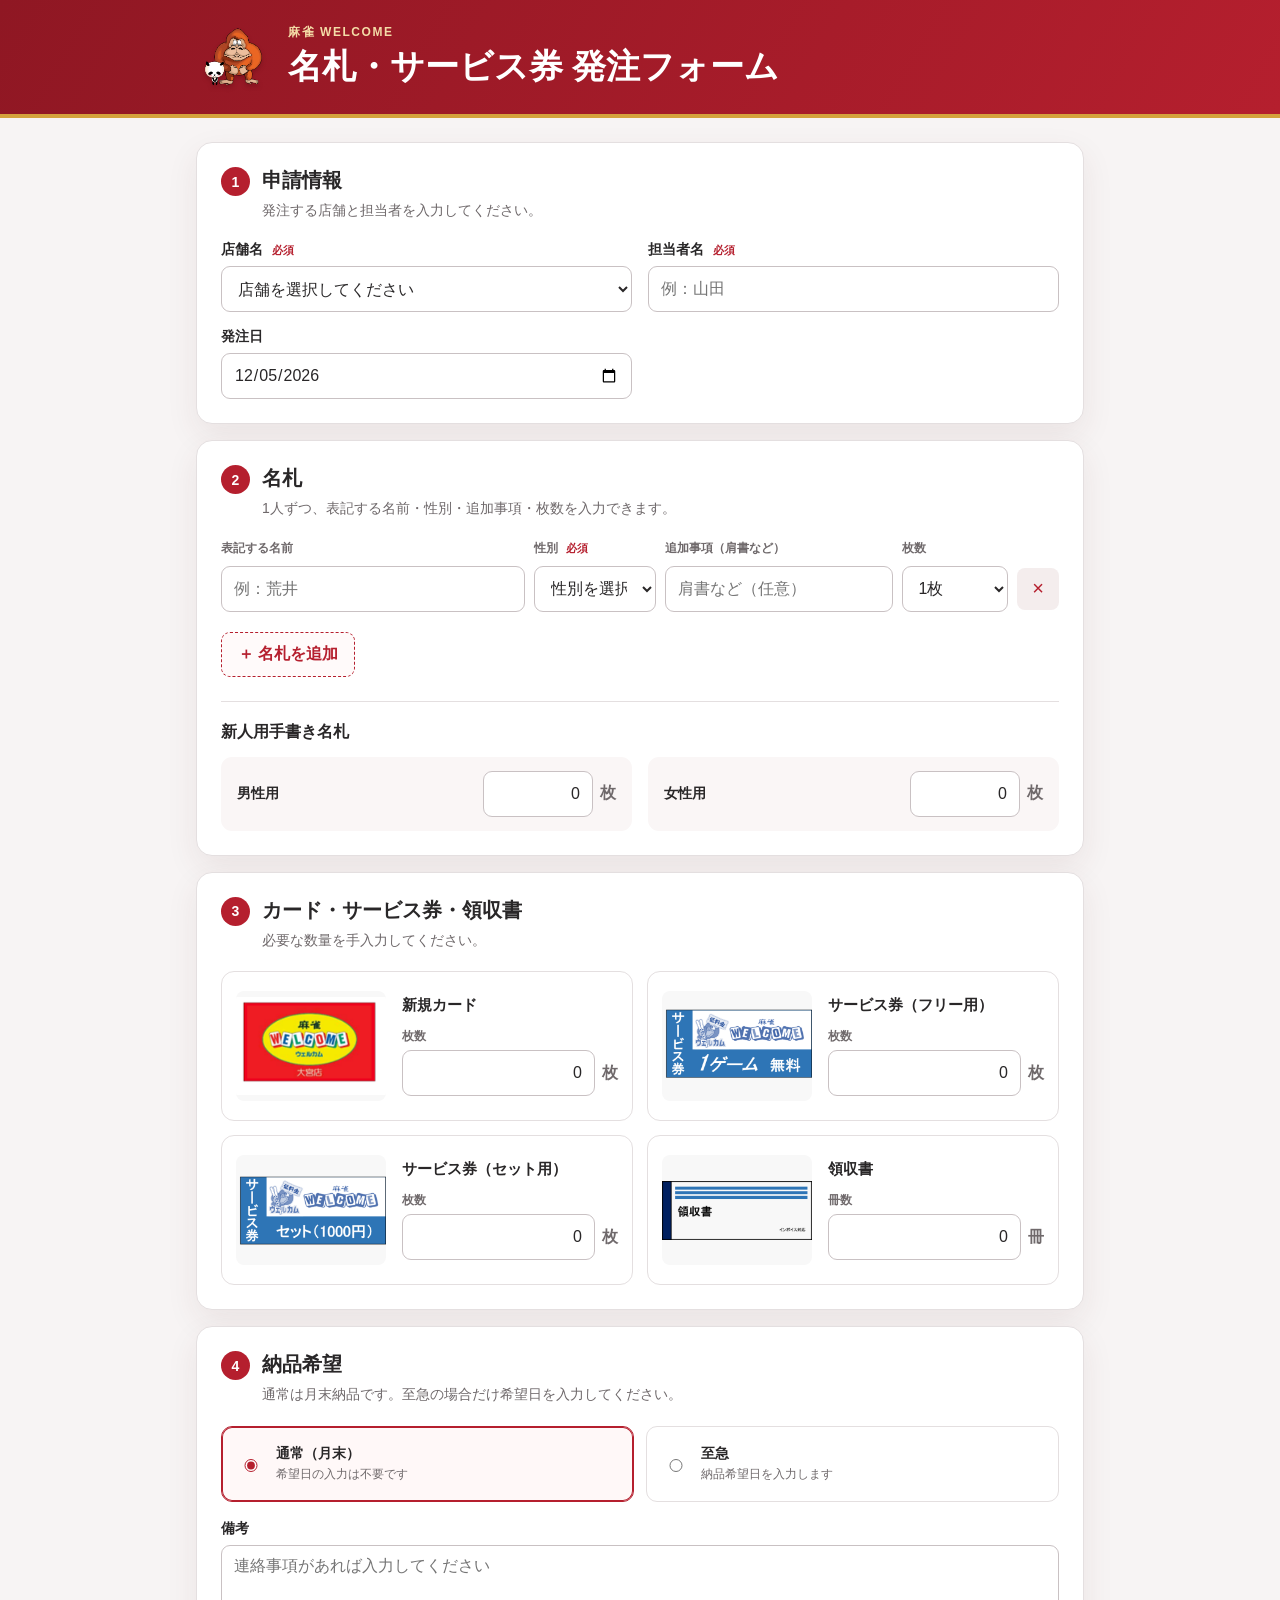
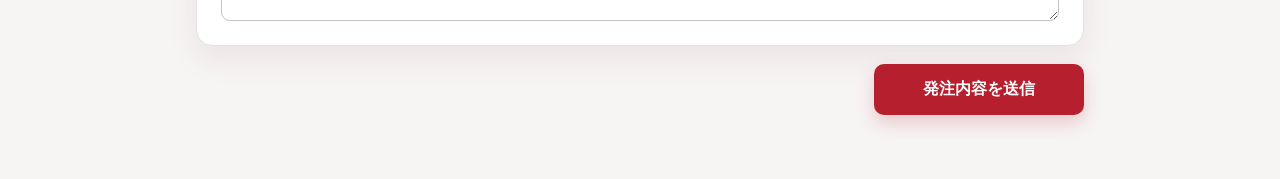
<file: index.html>
<!doctype html>
<html lang="ja">
<head>
  <meta charset="utf-8">
  <meta name="viewport" content="width=device-width, initial-scale=1">
  <meta name="theme-color" content="#b51f2e">
  <title>麻雀WELCOME 名札・サービス券発注フォーム</title>
  <meta name="description" content="麻雀WELCOME店舗向けの名札・カード・サービス券・領収書発注フォーム">
  <link rel="stylesheet" href="styles.css?v=20260723-5">
</head>
<body>
  <header class="site-header">
    <div class="header-inner">
      <div class="brand-mark">
        <img src="assets/gorilla-panda-bow.png" alt="WELCOMEキャラクター" width="58" height="58">
      </div>
      <div>
        <p class="eyebrow">麻雀 WELCOME</p>
        <h1>名札・サービス券 発注フォーム</h1>
      </div>
    </div>
  </header>

  <main>
    <form id="orderForm">
      <section class="panel">
        <div class="section-heading">
          <span class="step">1</span>
          <div><h2>申請情報</h2><p>発注する店舗と担当者を入力してください。</p></div>
        </div>
        <div class="grid two">
          <div class="field">
            <label for="store">店舗名 <span class="required">必須</span></label>
            <select id="store" required>
              <option value="">店舗を選択してください</option>
              <option>千葉店</option>
              <option>新小岩店</option>
              <option>大宮店</option>
              <option>日暮里店</option>
              <option>靖国通り店</option>
              <option>三宮店</option>
              <option>歌舞伎町店</option>
              <option>水道橋店</option>
            </select>
          </div>
          <div class="field">
            <label for="staff">担当者名 <span class="required">必須</span></label>
            <input id="staff" required autocomplete="name" placeholder="例：山田">
          </div>
          <div class="field">
            <label for="orderDate">発注日</label>
            <input id="orderDate" type="date">
          </div>
        </div>
        <button class="secondary-button history-button" id="historyButton" type="button" hidden>
          この店舗の発注履歴を見る
        </button>
        <div class="history-panel" id="historyPanel" hidden>
          <div class="history-title-row">
            <h3 id="historyTitle">発注履歴</h3>
            <button class="text-button" id="historyClose" type="button">閉じる</button>
          </div>
          <p id="historyStatus" class="muted" aria-live="polite"></p>
          <div class="history-list" id="historyList"></div>
        </div>
      </section>

      <section class="panel">
        <div class="section-heading">
          <span class="step">2</span>
          <div><h2>名札</h2><p>1人ずつ、表記する名前・性別・追加事項・枚数を入力できます。</p></div>
        </div>
        <div class="name-head" aria-hidden="true">
          <span>表記する名前</span><span>性別 <span class="required">必須</span></span><span>追加事項（肩書など）</span><span>枚数</span><span></span>
        </div>
        <div id="nameRows"></div>
        <button class="add-button" type="button" id="addName">＋ 名札を追加</button>

        <div class="subsection">
          <h3>新人用手書き名札</h3>
          <div class="grid two">
            <div class="quantity-box">
              <label for="handwrittenMaleQuantity">男性用</label>
              <div class="quantity-input"><input id="handwrittenMaleQuantity" type="text" value="0" inputmode="numeric" pattern="[0-9]*"><span>枚</span></div>
            </div>
            <div class="quantity-box">
              <label for="handwrittenFemaleQuantity">女性用</label>
              <div class="quantity-input"><input id="handwrittenFemaleQuantity" type="text" value="0" inputmode="numeric" pattern="[0-9]*"><span>枚</span></div>
            </div>
          </div>
        </div>
      </section>

      <section class="panel">
        <div class="section-heading">
          <span class="step">3</span>
          <div><h2>カード・サービス券・領収書</h2><p>必要な数量を手入力してください。</p></div>
        </div>
        <div class="product-grid">
          <article class="product-card">
            <div class="sample-wrap"><img src="assets/new-card.png" alt="新規カード見本"></div>
            <div class="product-content"><h3>新規カード</h3><label for="cardQuantity">枚数</label><div class="quantity-input"><input id="cardQuantity" type="text" value="0" inputmode="numeric" pattern="[0-9]*"><span>枚</span></div></div>
          </article>
          <article class="product-card">
            <div class="sample-wrap"><img src="assets/free-ticket.png" alt="フリーサービス券見本"></div>
            <div class="product-content"><h3>サービス券（フリー用）</h3><label for="freeQuantity">枚数</label><div class="quantity-input"><input id="freeQuantity" type="text" value="0" inputmode="numeric" pattern="[0-9]*"><span>枚</span></div></div>
          </article>
          <article class="product-card">
            <div class="sample-wrap"><img src="assets/set-ticket.png" alt="セットサービス券見本"></div>
            <div class="product-content"><h3>サービス券（セット用）</h3><label for="setQuantity">枚数</label><div class="quantity-input"><input id="setQuantity" type="text" value="0" inputmode="numeric" pattern="[0-9]*"><span>枚</span></div></div>
          </article>
          <article class="product-card">
            <div class="sample-wrap"><img src="assets/receipt.png" alt="領収書見本"></div>
            <div class="product-content"><h3>領収書</h3><label for="receiptQuantity">冊数</label><div class="quantity-input"><input id="receiptQuantity" type="text" value="0" inputmode="numeric" pattern="[0-9]*"><span>冊</span></div></div>
          </article>
        </div>
      </section>

      <section class="panel">
        <div class="section-heading">
          <span class="step">4</span>
          <div><h2>納品希望</h2><p>通常は月末納品です。至急の場合だけ希望日を入力してください。</p></div>
        </div>
        <div class="delivery-options">
          <label class="choice"><input type="radio" name="delivery" value="通常（月末）" checked><span><strong>通常（月末）</strong><small>希望日の入力は不要です</small></span></label>
          <label class="choice"><input type="radio" name="delivery" value="至急"><span><strong>至急</strong><small>納品希望日を入力します</small></span></label>
        </div>
        <div class="field urgent-date" id="dateField" hidden>
          <label for="deliveryDate">納品希望日</label>
          <input id="deliveryDate" type="date">
        </div>
        <div class="field notes-field">
          <label for="notes">備考</label>
          <textarea id="notes" rows="3" placeholder="連絡事項があれば入力してください"></textarea>
        </div>
      </section>

      <div class="submit-area">
        <p id="status" class="status" aria-live="polite"></p>
        <button class="submit-button" id="submit" type="button">発注内容を送信</button>
      </div>
    </form>

    <section id="success" class="panel success" hidden>
      <div class="success-icon">✓</div>
      <h2>発注を受け付けました</h2>
      <p>受付番号：<strong id="orderId"></strong></p>
      <button class="secondary-button" type="button" id="newOrder">TOPに戻る</button>
    </section>
  </main>

  <dialog id="emptyOrderDialog" class="notice-dialog">
    <div class="notice-icon">!</div>
    <h2>発注内容が入力されていません。</h2>
    <p>名札または商品の数量を入力してから、もう一度送信してください。</p>
    <button id="closeEmptyOrder" class="secondary-button" type="button">入力画面に戻る</button>
  </dialog>

  <template id="nameTemplate">
    <div class="name-row">
      <div class="mobile-label">表記する名前</div>
      <input class="tag-name" aria-label="表記する名前" placeholder="例：荒井">
      <div class="mobile-label">性別 <span class="required">必須</span></div>
      <select class="tag-gender" aria-label="性別" aria-required="true"><option value="">性別を選択</option><option>男性</option><option>女性</option></select>
      <div class="mobile-label">追加事項</div>
      <input class="tag-extra" aria-label="追加事項" placeholder="肩書など（任意）">
      <div class="mobile-label">枚数</div>
      <select class="tag-quantity" aria-label="枚数"><option value="1">1枚</option><option value="2">2枚</option><option value="3">3枚</option><option value="4">4枚</option><option value="5">5枚</option></select>
      <button class="remove-button" type="button" aria-label="この名札を削除">×</button>
    </div>
  </template>
  <script src="supabase.js"></script>
  <script src="app.js?v=20260723-4"></script>
</body>
</html>
</file>
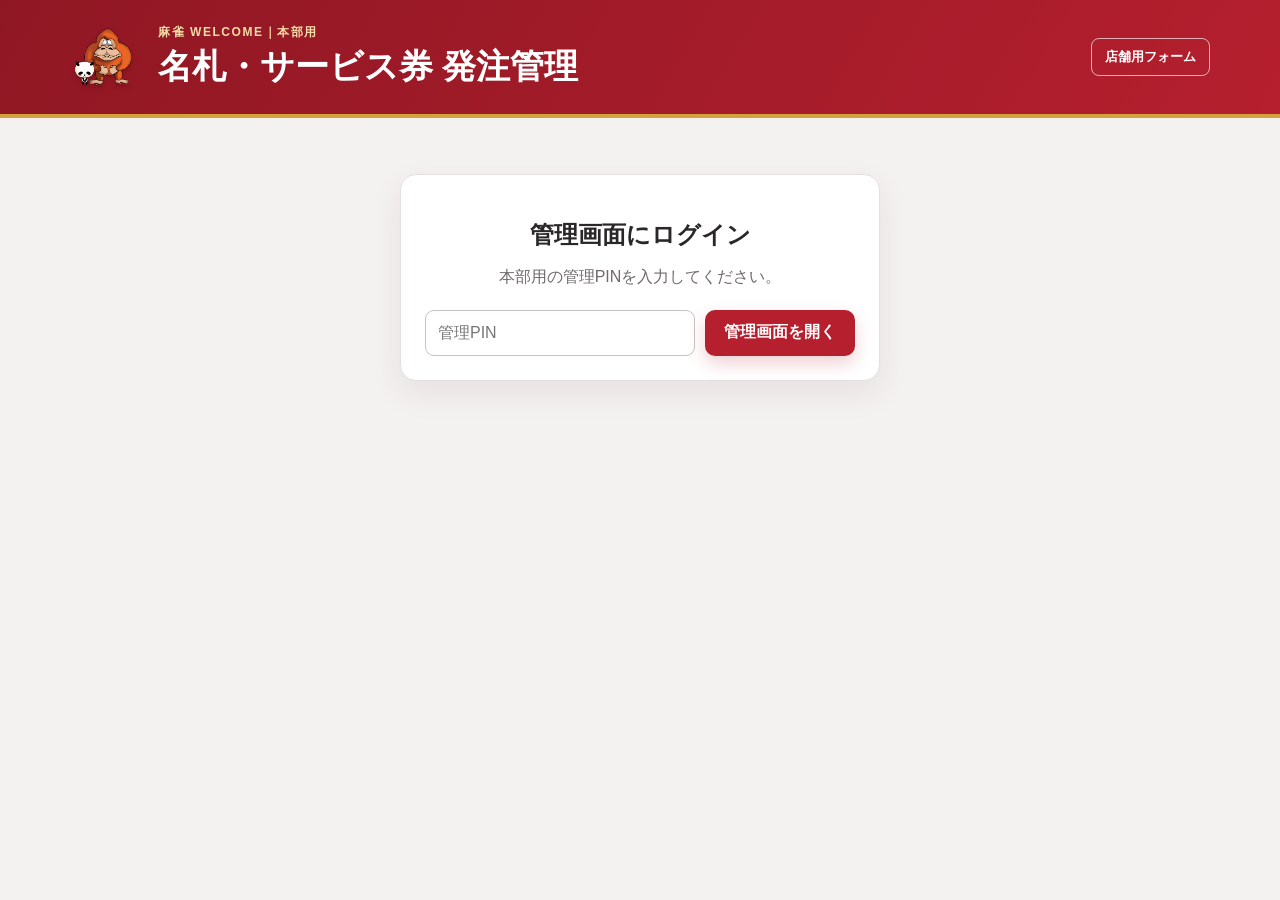
<file: admin.html>
<!doctype html>
<html lang="ja">
<head>
  <meta charset="utf-8">
  <meta name="viewport" content="width=device-width, initial-scale=1">
  <meta name="theme-color" content="#8f1723">
  <title>麻雀WELCOME 発注管理</title>
  <link rel="stylesheet" href="styles.css?v=20260723-5">
  <link rel="stylesheet" href="admin.css?v=20260723-1">
</head>
<body class="admin-body">
  <header class="site-header">
    <div class="header-inner admin-header">
      <div class="brand-mark"><img src="assets/gorilla-panda-bow.png" alt="WELCOMEキャラクター" width="72" height="66"></div>
      <div><p class="eyebrow">麻雀 WELCOME｜本部用</p><h1>名札・サービス券 発注管理</h1></div>
      <a class="header-link" href="index.html">店舗用フォーム</a>
    </div>
  </header>

  <main class="admin-main">
    <section id="loginPanel" class="panel login-panel">
      <h2>管理画面にログイン</h2>
      <p class="muted">本部用の管理PINを入力してください。</p>
      <form id="loginForm" class="pin-form">
        <input id="adminPin" type="password" inputmode="numeric" autocomplete="current-password" placeholder="管理PIN" required>
        <button class="submit-button" type="submit">管理画面を開く</button>
      </form>
      <p id="loginStatus" class="status" aria-live="polite"></p>
    </section>

    <div id="dashboard" hidden>
      <section class="summary-grid" aria-label="発注件数">
        <article><span>未手配</span><strong id="newCount">0</strong></article>
        <article><span>手配中</span><strong id="workingCount">0</strong></article>
        <article class="complete"><span>完了</span><strong id="completeCount">0</strong></article>
      </section>

      <section class="panel toolbar-panel">
        <div class="toolbar">
          <div class="field"><label for="storeFilter">店舗</label><select id="storeFilter"><option value="">すべての店舗</option><option>千葉店</option><option>新小岩店</option><option>大宮店</option><option>日暮里店</option><option>靖国通り店</option><option>三宮店</option><option>歌舞伎町店</option><option>水道橋店</option></select></div>
          <div class="field"><label for="statusFilter">状況</label><select id="statusFilter"><option value="">すべて</option><option value="未手配">未手配</option><option value="手配中">手配中</option><option value="完了">完了</option></select></div>
          <button id="refreshButton" class="secondary-button" type="button">今すぐ更新</button>
          <div class="auto-update"><span class="live-dot"></span><span>30秒ごとに自動更新</span></div>
        </div>
        <p id="lastUpdated" class="muted update-time"></p>
      </section>

      <section class="panel orders-panel">
        <div class="orders-heading"><h2>発注一覧</h2><span id="visibleCount" class="count-badge">0件</span></div>
        <p id="ordersStatus" class="muted" aria-live="polite"></p>
        <div id="ordersList" class="admin-orders"></div>
      </section>
    </div>
  </main>
  <script src="supabase.js?v=20260723-2"></script>
  <script src="admin.js?v=20260723-1"></script>
</body>
</html>
</file>
<file: styles.css>
:root {
  --red: #b51f2e;
  --red-dark: #8f1723;
  --gold: #d4a23c;
  --ink: #292728;
  --muted: #6f696b;
  --line: #e4dfe0;
  --soft: #faf6f6;
  --white: #fff;
  --shadow: 0 12px 32px rgba(85, 33, 39, .08);
}
* { box-sizing: border-box; }
[hidden] { display: none !important; }
body {
  margin: 0;
  color: var(--ink);
  background: #f7f4f4;
  font-family: -apple-system, BlinkMacSystemFont, "Segoe UI", "Noto Sans JP", sans-serif;
}
.site-header { color: var(--white); background: linear-gradient(120deg, var(--red-dark), var(--red)); border-bottom: 4px solid var(--gold); }
.header-inner { display: flex; align-items: center; gap: 16px; max-width: 920px; margin: auto; padding: 24px 20px; }
.brand-mark { display: grid; place-items: center; width: 72px; height: 66px; flex: 0 0 auto; }
.brand-mark img { width: 72px; height: 66px; object-fit: contain; object-position: center bottom; filter: drop-shadow(0 3px 2px rgba(70, 0, 8, .25)); }
.eyebrow { margin: 0 0 3px; color: #f4dca7; font-size: 12px; font-weight: 800; letter-spacing: .13em; }
h1 { margin: 0; font-size: clamp(23px, 4vw, 34px); }
main { max-width: 920px; margin: 24px auto 64px; padding: 0 16px; }
.panel { margin: 16px 0; padding: 24px; border: 1px solid var(--line); border-radius: 16px; background: var(--white); box-shadow: var(--shadow); }
.section-heading { display: flex; align-items: flex-start; gap: 12px; margin-bottom: 20px; }
.section-heading h2 { margin: 0; font-size: 20px; }
.section-heading p { margin: 5px 0 0; color: var(--muted); font-size: 14px; line-height: 1.6; }
.step { display: grid; place-items: center; width: 29px; height: 29px; flex: 0 0 auto; border-radius: 50%; background: var(--red); color: white; font-size: 14px; font-weight: 900; }
.grid { display: grid; gap: 16px; }
.grid.two { grid-template-columns: repeat(2, minmax(0, 1fr)); }
.field { display: grid; gap: 7px; }
label, .name-head { font-size: 14px; font-weight: 750; }
.required { margin-left: 5px; color: var(--red); font-size: 11px; }
input, select, textarea {
  width: 100%;
  min-height: 46px;
  border: 1px solid #c9c1c3;
  border-radius: 9px;
  padding: 10px 12px;
  background: #fff;
  color: var(--ink);
  font: inherit;
}
textarea { resize: vertical; }
input:focus, select:focus, textarea:focus { outline: 3px solid rgba(181,31,46,.15); border-color: var(--red); }
button { font: inherit; cursor: pointer; }
.secondary-button, .add-button { border: 1px solid var(--red); border-radius: 9px; padding: 11px 16px; background: #fff; color: var(--red); font-weight: 800; }
.history-button { margin-top: 18px; }
.history-panel { margin-top: 16px; padding: 18px; border: 1px solid #ead5d8; border-radius: 12px; background: var(--soft); }
.history-title-row { display: flex; align-items: center; justify-content: space-between; gap: 12px; }
.history-title-row h3 { margin: 0; font-size: 17px; }
.text-button { border: 0; background: transparent; color: var(--red); font-weight: 800; }
.muted { color: var(--muted); }
.history-list { display: grid; gap: 10px; }
.history-card { padding: 14px; border: 1px solid var(--line); border-radius: 10px; background: #fff; }
.history-card header { display: flex; justify-content: space-between; gap: 12px; }
.history-card p { margin: 6px 0 0; color: #5f595b; font-size: 13px; line-height: 1.5; }
.history-card .order-items { color: var(--ink); }
.name-head, .name-row { display: grid; grid-template-columns: 2fr .8fr 1.5fr .7fr 42px; gap: 9px; align-items: center; }
.name-head { margin-bottom: 6px; color: var(--muted); font-size: 12px; }
.name-row { margin: 9px 0; }
.mobile-label { display: none; }
.remove-button { min-height: 42px; border: 0; border-radius: 8px; background: #f4eded; color: var(--red); font-size: 20px; }
.add-button { margin-top: 11px; border-style: dashed; background: #fffafa; }
.subsection { margin-top: 24px; padding-top: 20px; border-top: 1px solid var(--line); }
.subsection h3 { margin: 0 0 14px; font-size: 16px; }
.quantity-box { display: flex; align-items: center; justify-content: space-between; gap: 18px; padding: 14px 16px; border-radius: 11px; background: var(--soft); }
.quantity-input { display: flex; align-items: center; gap: 7px; }
.quantity-input input { width: 110px; text-align: right; }
.quantity-input span { color: var(--muted); font-weight: 700; }
.product-grid { display: grid; grid-template-columns: repeat(2, minmax(0, 1fr)); gap: 14px; }
.product-card { display: grid; grid-template-columns: 150px 1fr; gap: 16px; align-items: center; min-height: 150px; padding: 14px; border: 1px solid var(--line); border-radius: 13px; background: #fff; }
.sample-wrap { display: grid; place-items: center; height: 110px; overflow: hidden; border-radius: 8px; background: #f8f8f8; }
.sample-wrap img { width: 100%; max-height: 105px; object-fit: contain; }
.product-content h3 { margin: 0 0 13px; font-size: 15px; }
.product-content label { display: block; margin-bottom: 5px; color: var(--muted); font-size: 12px; }
.product-content .quantity-input input { width: 100%; min-width: 0; }
.delivery-options { display: grid; grid-template-columns: repeat(2, minmax(0, 1fr)); gap: 12px; }
.choice { display: flex; align-items: center; gap: 12px; min-height: 76px; padding: 14px; border: 1px solid var(--line); border-radius: 11px; background: #fff; cursor: pointer; }
.choice:has(input:checked) { border-color: var(--red); background: #fff8f8; box-shadow: inset 0 0 0 1px var(--red); }
.choice input { width: 20px; min-height: auto; accent-color: var(--red); }
.choice span { display: grid; gap: 4px; }
.choice small { color: var(--muted); font-weight: 500; }
.urgent-date { max-width: 360px; margin-top: 16px; }
.notes-field { margin-top: 18px; }
.submit-area { display: flex; align-items: center; justify-content: flex-end; gap: 16px; margin-top: 18px; }
.status { margin: 0; color: var(--red); font-weight: 750; }
.submit-button { min-width: 210px; border: 0; border-radius: 10px; padding: 15px 26px; background: var(--red); color: white; font-size: 16px; font-weight: 900; box-shadow: 0 8px 18px rgba(181,31,46,.2); }
.submit-button:hover { background: var(--red-dark); }
.submit-button:disabled { opacity: .55; cursor: wait; }
.success { padding: 40px 24px; text-align: center; }
.success h2 { margin: 12px 0 8px; }
.success-icon { display: grid; place-items: center; width: 58px; height: 58px; margin: auto; border-radius: 50%; background: #e8f5ec; color: #18743a; font-size: 30px; font-weight: 900; }
.notice-dialog { width: min(420px, calc(100% - 32px)); border: 0; border-radius: 16px; padding: 30px 24px; color: var(--ink); text-align: center; box-shadow: 0 22px 60px rgba(44, 13, 18, .28); }
.notice-dialog::backdrop { background: rgba(32, 20, 22, .5); }
.notice-dialog h2 { margin: 12px 0 8px; font-size: 20px; }
.notice-dialog p { margin: 0 0 20px; color: var(--muted); line-height: 1.7; }
.notice-icon { display: grid; place-items: center; width: 52px; height: 52px; margin: auto; border-radius: 50%; background: #fff0d9; color: #a66000; font-size: 28px; font-weight: 900; }
@media (max-width: 740px) {
  .panel { padding: 19px 16px; }
  .grid.two, .product-grid, .delivery-options { grid-template-columns: 1fr; }
  .name-head { display: none; }
  .name-row { grid-template-columns: 1fr 90px 42px; padding: 14px; border: 1px solid var(--line); border-radius: 11px; }
  .mobile-label { display: block; grid-column: 1/-1; margin: 5px 0 -4px; color: var(--muted); font-size: 11px; font-weight: 750; }
  .name-row .tag-name, .name-row .tag-extra { grid-column: 1/-1; }
  .name-row .tag-gender { grid-column: 1/3; }
  .name-row .tag-quantity { grid-column: 1/3; }
  .name-row .remove-button { grid-column: 3; grid-row: 8; }
  .product-card { grid-template-columns: 120px 1fr; }
  .sample-wrap { height: 95px; }
  .quantity-box { padding: 12px; }
  .submit-area { align-items: stretch; flex-direction: column; }
  .submit-button { width: 100%; }
}
@media (max-width: 430px) {
  .header-inner { padding: 19px 16px; }
  .brand-mark { width: 60px; height: 55px; }
  .brand-mark img { width: 60px; height: 55px; }
  .product-card { grid-template-columns: 100px 1fr; gap: 12px; padding: 11px; }
  .product-content h3 { font-size: 14px; }
  .quantity-input input { width: 86px; }
}
</file>
<file: admin.css>
.admin-body { background: #f4f1f1; }
.admin-main { max-width: 1180px; }
.admin-header { max-width: 1180px; }
.header-link { margin-left: auto; border: 1px solid rgba(255,255,255,.65); border-radius: 8px; padding: 9px 13px; color: white; font-size: 13px; font-weight: 800; text-decoration: none; }
.login-panel { max-width: 480px; margin: 56px auto; text-align: center; }
.login-panel h2 { margin-bottom: 5px; }
.pin-form { display: grid; grid-template-columns: 1fr auto; gap: 10px; margin-top: 22px; }
.pin-form .submit-button { min-width: 150px; padding: 12px 18px; }
.summary-grid { display: grid; grid-template-columns: repeat(3, 1fr); gap: 14px; margin: 18px 0; }
.summary-grid article { display: flex; align-items: center; justify-content: space-between; padding: 18px 22px; border: 1px solid var(--line); border-left: 5px solid #d13e4c; border-radius: 13px; background: white; box-shadow: var(--shadow); }
.summary-grid article:nth-child(2) { border-left-color: var(--gold); }
.summary-grid article.complete { border-left-color: #3a9460; }
.summary-grid span { color: var(--muted); font-weight: 750; }
.summary-grid strong { font-size: 30px; }
.toolbar-panel { padding: 17px 20px; }
.toolbar { display: flex; align-items: flex-end; gap: 14px; }
.toolbar .field { min-width: 180px; }
.toolbar select { min-height: 42px; }
.toolbar .secondary-button { min-height: 42px; }
.auto-update { display: flex; align-items: center; gap: 7px; margin: 0 0 11px auto; color: var(--muted); font-size: 12px; font-weight: 700; }
.live-dot { width: 8px; height: 8px; border-radius: 50%; background: #37a15e; box-shadow: 0 0 0 4px rgba(55,161,94,.12); }
.update-time { margin: 9px 0 0; font-size: 12px; text-align: right; }
.orders-heading { display: flex; align-items: center; gap: 10px; }
.orders-heading h2 { margin: 0; }
.count-badge { padding: 3px 9px; border-radius: 999px; background: #f1e8e9; color: var(--red); font-size: 12px; font-weight: 800; }
.admin-orders { display: grid; gap: 13px; margin-top: 16px; }
.admin-order { display: grid; grid-template-columns: 165px 1fr 155px; gap: 18px; padding: 18px; border: 1px solid var(--line); border-radius: 12px; background: white; }
.admin-order.is-complete { opacity: .72; background: #f8faf8; }
.order-meta { display: grid; align-content: start; gap: 5px; }
.order-store { font-size: 18px; font-weight: 900; }
.order-id, .order-date { color: var(--muted); font-size: 12px; }
.order-detail h3 { margin: 0 0 7px; font-size: 14px; }
.order-detail p { margin: 4px 0; font-size: 13px; line-height: 1.55; }
.order-products { color: var(--ink); font-weight: 700; }
.status-control { display: grid; align-content: start; gap: 7px; }
.status-control label { color: var(--muted); font-size: 12px; }
.status-select.status-new { border-color: #d13e4c; background: #fff7f8; }
.status-select.status-working { border-color: var(--gold); background: #fffaf0; }
.status-select.status-complete { border-color: #3a9460; background: #f3fbf6; }
.status-note { min-height: 18px; color: var(--muted); font-size: 11px; }
@media (max-width: 800px) {
  .header-link { display: none; }
  .summary-grid { grid-template-columns: 1fr; }
  .toolbar { align-items: stretch; flex-direction: column; }
  .toolbar .field, .toolbar .secondary-button { width: 100%; }
  .auto-update { margin: 4px 0 0; }
  .update-time { text-align: left; }
  .admin-order { grid-template-columns: 1fr; gap: 12px; }
}
@media (max-width: 500px) {
  .pin-form { grid-template-columns: 1fr; }
  .summary-grid article { padding: 13px 17px; }
}
</file>
